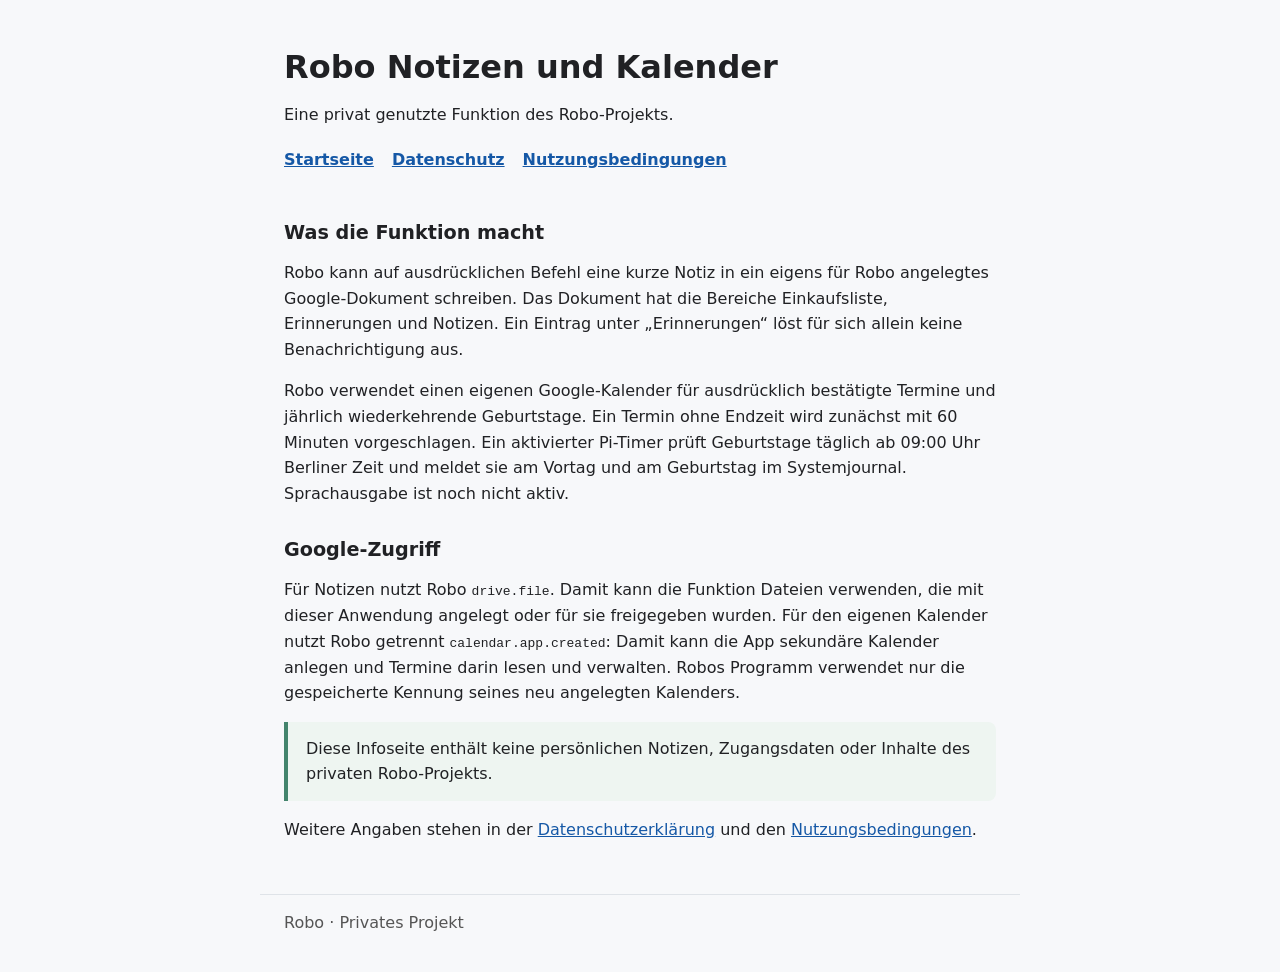
<file: index.html>
<!doctype html>
<html lang="de">
<head>
  <meta charset="utf-8">
  <meta name="viewport" content="width=device-width, initial-scale=1">
  <title>Robo Notizen – privates Projekt</title>
  <link rel="stylesheet" href="style.css">
</head>
<body>
  <header>
    <h1>Robo Notizen und Kalender</h1>
    <p>Eine privat genutzte Funktion des Robo-Projekts.</p>
    <nav aria-label="Seiten">
      <a href="index.html">Startseite</a>
      <a href="privacy.html">Datenschutz</a>
      <a href="terms.html">Nutzungsbedingungen</a>
    </nav>
  </header>
  <main>
    <h2>Was die Funktion macht</h2>
    <p>Robo kann auf ausdrücklichen Befehl eine kurze Notiz in ein eigens für Robo angelegtes Google-Dokument schreiben. Das Dokument hat die Bereiche Einkaufsliste, Erinnerungen und Notizen. Ein Eintrag unter „Erinnerungen“ löst für sich allein keine Benachrichtigung aus.</p>
    <p>Robo verwendet einen eigenen Google-Kalender für ausdrücklich bestätigte Termine und jährlich wiederkehrende Geburtstage. Ein Termin ohne Endzeit wird zunächst mit 60 Minuten vorgeschlagen. Ein aktivierter Pi-Timer prüft Geburtstage täglich ab 09:00 Uhr Berliner Zeit und meldet sie am Vortag und am Geburtstag im Systemjournal. Sprachausgabe ist noch nicht aktiv.</p>
    <h2>Google-Zugriff</h2>
    <p>Für Notizen nutzt Robo <code>drive.file</code>. Damit kann die Funktion Dateien verwenden, die mit dieser Anwendung angelegt oder für sie freigegeben wurden. Für den eigenen Kalender nutzt Robo getrennt <code>calendar.app.created</code>: Damit kann die App sekundäre Kalender anlegen und Termine darin lesen und verwalten. Robos Programm verwendet nur die gespeicherte Kennung seines neu angelegten Kalenders.</p>
    <p class="note">Diese Infoseite enthält keine persönlichen Notizen, Zugangsdaten oder Inhalte des privaten Robo-Projekts.</p>
    <p>Weitere Angaben stehen in der <a href="privacy.html">Datenschutzerklärung</a> und den <a href="terms.html">Nutzungsbedingungen</a>.</p>
  </main>
  <footer>Robo · Privates Projekt</footer>
</body>
</html>
</file>
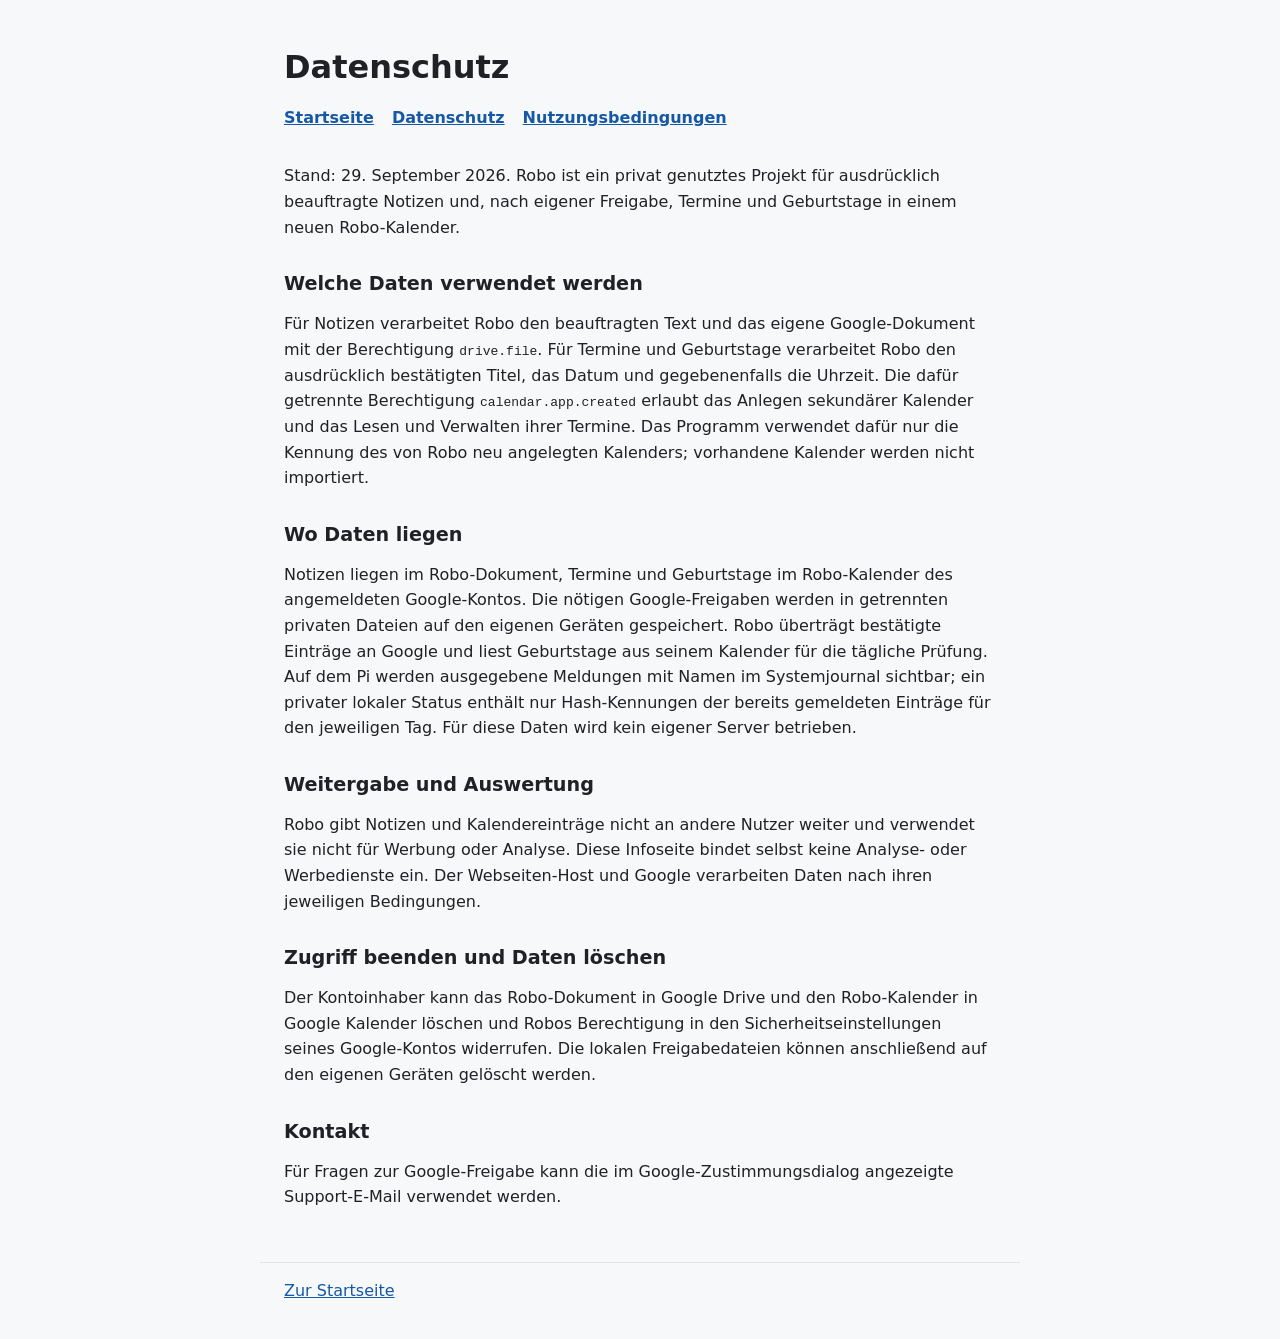
<file: privacy.html>
<!doctype html>
<html lang="de">
<head>
  <meta charset="utf-8">
  <meta name="viewport" content="width=device-width, initial-scale=1">
  <title>Datenschutz – Robo Notizen</title>
  <link rel="stylesheet" href="style.css">
</head>
<body>
  <header>
    <h1>Datenschutz</h1>
    <nav aria-label="Seiten">
      <a href="index.html">Startseite</a>
      <a href="privacy.html">Datenschutz</a>
      <a href="terms.html">Nutzungsbedingungen</a>
    </nav>
  </header>
  <main>
    <p>Stand: 29. September 2026. Robo ist ein privat genutztes Projekt für ausdrücklich beauftragte Notizen und, nach eigener Freigabe, Termine und Geburtstage in einem neuen Robo-Kalender.</p>
    <h2>Welche Daten verwendet werden</h2>
    <p>Für Notizen verarbeitet Robo den beauftragten Text und das eigene Google-Dokument mit der Berechtigung <code>drive.file</code>. Für Termine und Geburtstage verarbeitet Robo den ausdrücklich bestätigten Titel, das Datum und gegebenenfalls die Uhrzeit. Die dafür getrennte Berechtigung <code>calendar.app.created</code> erlaubt das Anlegen sekundärer Kalender und das Lesen und Verwalten ihrer Termine. Das Programm verwendet dafür nur die Kennung des von Robo neu angelegten Kalenders; vorhandene Kalender werden nicht importiert.</p>
    <h2>Wo Daten liegen</h2>
    <p>Notizen liegen im Robo-Dokument, Termine und Geburtstage im Robo-Kalender des angemeldeten Google-Kontos. Die nötigen Google-Freigaben werden in getrennten privaten Dateien auf den eigenen Geräten gespeichert. Robo überträgt bestätigte Einträge an Google und liest Geburtstage aus seinem Kalender für die tägliche Prüfung. Auf dem Pi werden ausgegebene Meldungen mit Namen im Systemjournal sichtbar; ein privater lokaler Status enthält nur Hash-Kennungen der bereits gemeldeten Einträge für den jeweiligen Tag. Für diese Daten wird kein eigener Server betrieben.</p>
    <h2>Weitergabe und Auswertung</h2>
    <p>Robo gibt Notizen und Kalendereinträge nicht an andere Nutzer weiter und verwendet sie nicht für Werbung oder Analyse. Diese Infoseite bindet selbst keine Analyse- oder Werbedienste ein. Der Webseiten-Host und Google verarbeiten Daten nach ihren jeweiligen Bedingungen.</p>
    <h2>Zugriff beenden und Daten löschen</h2>
    <p>Der Kontoinhaber kann das Robo-Dokument in Google Drive und den Robo-Kalender in Google Kalender löschen und Robos Berechtigung in den Sicherheitseinstellungen seines Google-Kontos widerrufen. Die lokalen Freigabedateien können anschließend auf den eigenen Geräten gelöscht werden.</p>
    <h2>Kontakt</h2>
    <p>Für Fragen zur Google-Freigabe kann die im Google-Zustimmungsdialog angezeigte Support-E-Mail verwendet werden.</p>
  </main>
  <footer><a href="index.html">Zur Startseite</a></footer>
</body>
</html>
</file>
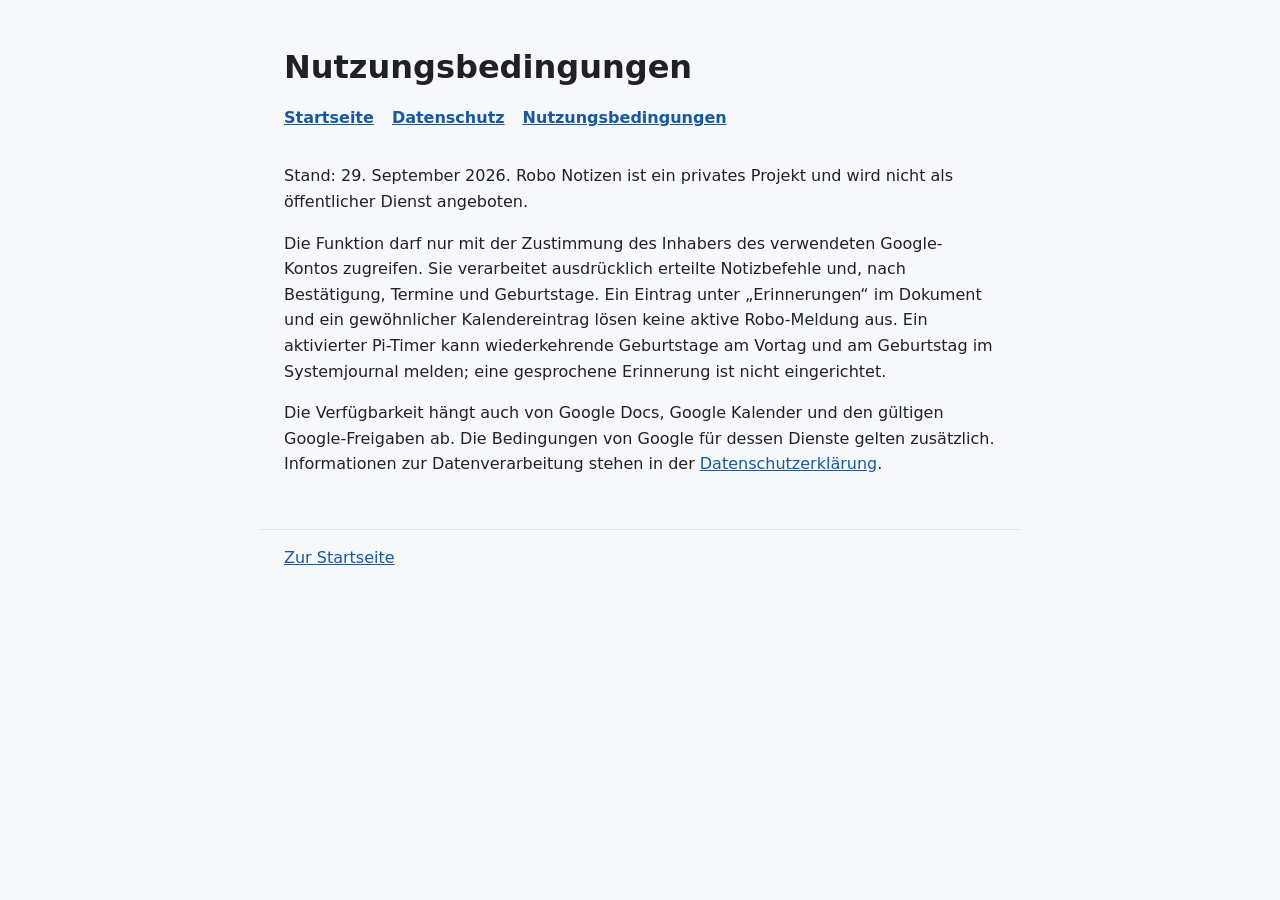
<file: terms.html>
<!doctype html>
<html lang="de">
<head>
  <meta charset="utf-8">
  <meta name="viewport" content="width=device-width, initial-scale=1">
  <title>Nutzungsbedingungen – Robo Notizen</title>
  <link rel="stylesheet" href="style.css">
</head>
<body>
  <header>
    <h1>Nutzungsbedingungen</h1>
    <nav aria-label="Seiten">
      <a href="index.html">Startseite</a>
      <a href="privacy.html">Datenschutz</a>
      <a href="terms.html">Nutzungsbedingungen</a>
    </nav>
  </header>
  <main>
    <p>Stand: 29. September 2026. Robo Notizen ist ein privates Projekt und wird nicht als öffentlicher Dienst angeboten.</p>
    <p>Die Funktion darf nur mit der Zustimmung des Inhabers des verwendeten Google-Kontos zugreifen. Sie verarbeitet ausdrücklich erteilte Notizbefehle und, nach Bestätigung, Termine und Geburtstage. Ein Eintrag unter „Erinnerungen“ im Dokument und ein gewöhnlicher Kalendereintrag lösen keine aktive Robo-Meldung aus. Ein aktivierter Pi-Timer kann wiederkehrende Geburtstage am Vortag und am Geburtstag im Systemjournal melden; eine gesprochene Erinnerung ist nicht eingerichtet.</p>
    <p>Die Verfügbarkeit hängt auch von Google Docs, Google Kalender und den gültigen Google-Freigaben ab. Die Bedingungen von Google für dessen Dienste gelten zusätzlich. Informationen zur Datenverarbeitung stehen in der <a href="privacy.html">Datenschutzerklärung</a>.</p>
  </main>
  <footer><a href="index.html">Zur Startseite</a></footer>
</body>
</html>
</file>
<file: style.css>
:root{color-scheme:light;font-family:system-ui,-apple-system,BlinkMacSystemFont,"Segoe UI",sans-serif;color:#202124;background:#f7f8fa}*{box-sizing:border-box}body{margin:0}header,main,footer{max-width:760px;margin:auto;padding:0 24px}header{padding-top:48px}main{padding-top:20px;padding-bottom:36px}footer{padding-top:18px;padding-bottom:40px;border-top:1px solid #dfe3e8;color:#555}h1{font-size:2rem;line-height:1.2;margin:0 0 16px}h2{font-size:1.2rem;margin:32px 0 10px}p,li{line-height:1.6}nav{display:flex;gap:18px;flex-wrap:wrap;margin:22px 0 0}a{color:#1558a6}nav a{font-weight:600}ul{padding-left:22px}.note{padding:14px 18px;border-left:4px solid #43846c;background:#eef5f1;border-radius:0 8px 8px 0}
</file>
